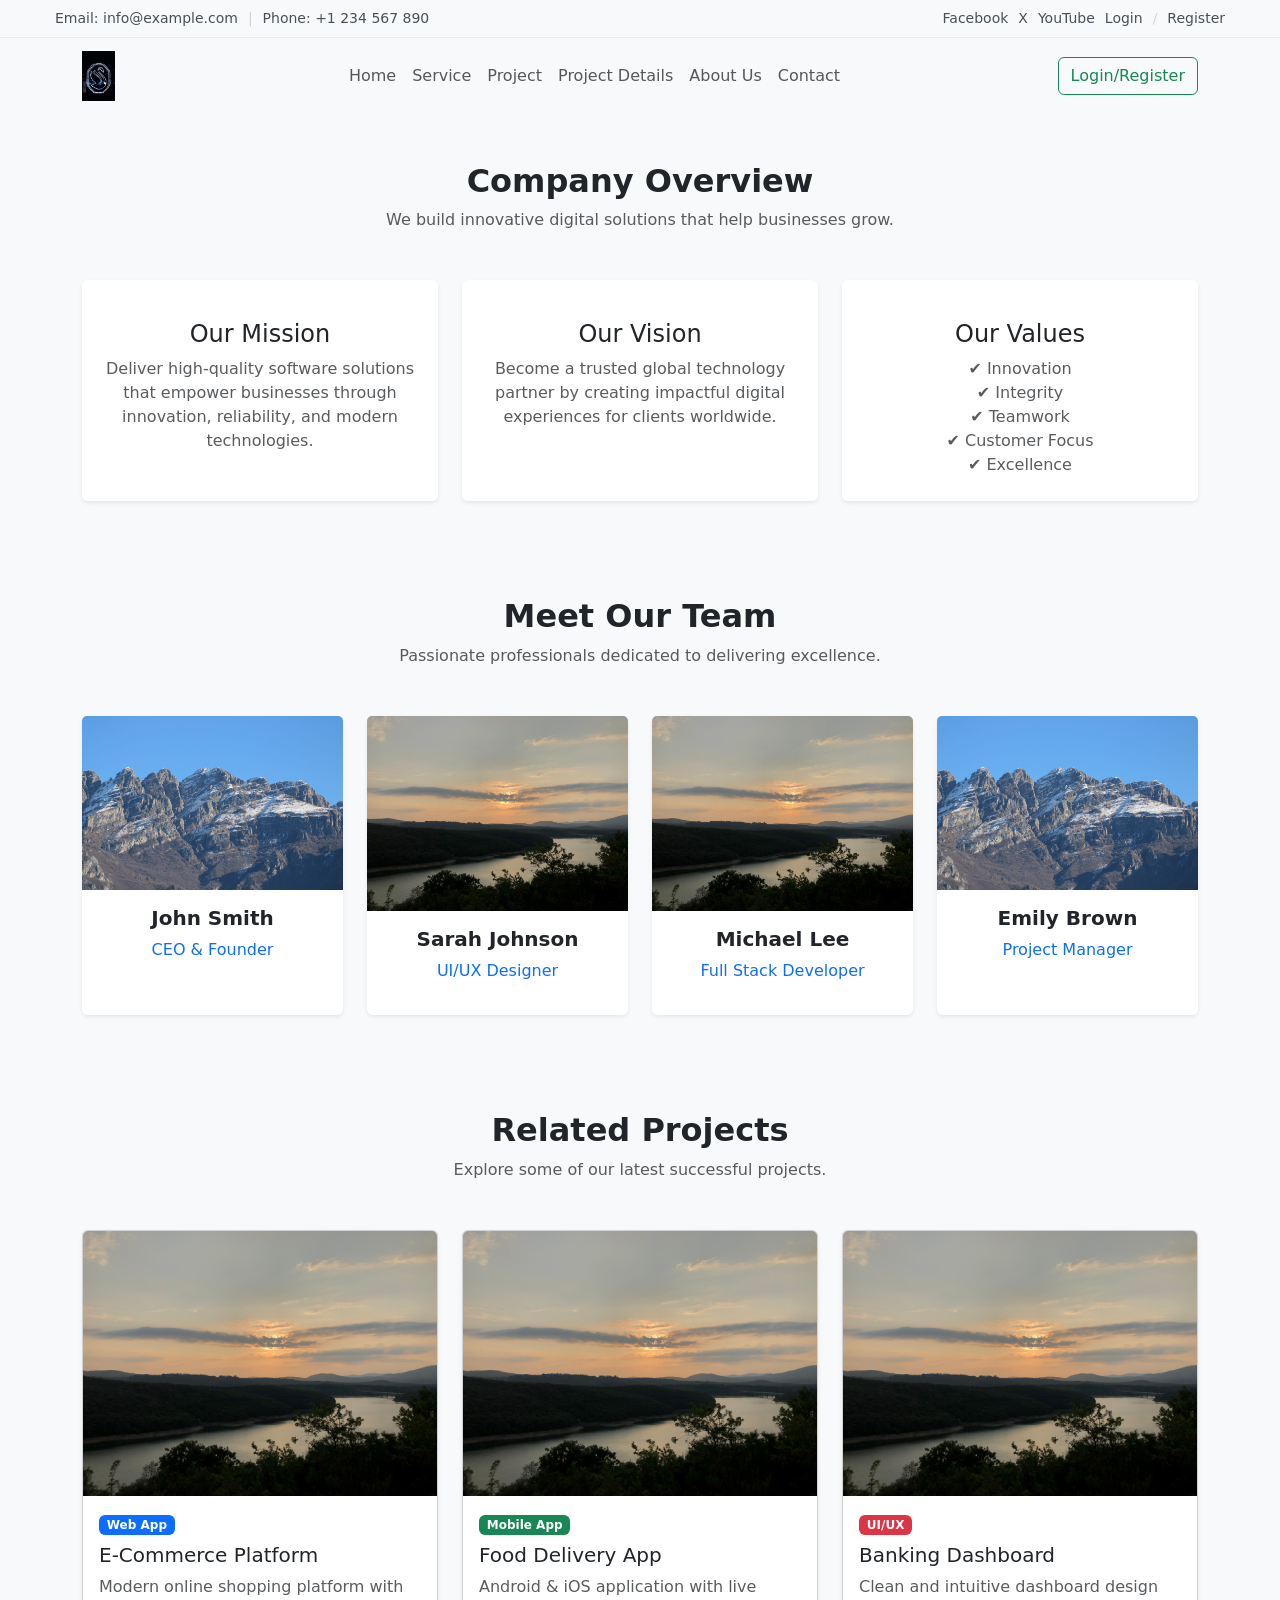
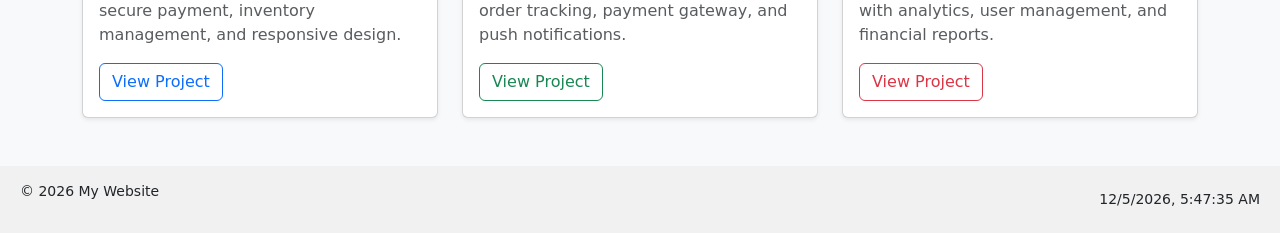
<file: job-02/about.html>
<!doctype html>
<html lang="en">
  <head>
    <!-- Required meta tags -->
    <meta charset="utf-8" />
    <meta name="viewport" content="width=device-width, initial-scale=1" />

    <!-- Bootstrap CSS -->
    <link
      href="https://cdn.jsdelivr.net/npm/bootstrap@5.0.2/dist/css/bootstrap.min.css"
      rel="stylesheet"
      integrity="sha384-EVSTQN3/azprG1Anm3QDgpJLIm9Nao0Yz1ztcQTwFspd3yD65VohhpuuCOmLASjC"
      crossorigin="anonymous"
    />
    <link rel="stylesheet" href="css/style.css" />
    <title>Hello, world!</title>
  </head>
  <body>
    <!-- topheader -->

    <!-- Top Header -->
    <div class="top-header">
      <div class="container">
        <!-- Left Side: Contact Info -->
        <div class="top-contact">
          <a href="mailto:info@example.com">Email: info@example.com</a>
          <span class="divider">|</span>
          <a href="tel:+1234567890">Phone: +1 234 567 890</a>
        </div>
        <!-- Right Side: Socials and Account -->
        <div class="top-right">
          <div class="top-social">
            <a href="https://facebook.com" target="_blank">Facebook</a>
            <a href="https://twitter.com" target="_blank">X</a>
            <a href="https://youtube.com" target="_blank">YouTube</a>
          </div>
          <div class="top-auth">
            <a href="/login">Login</a> <span class="divider">/</span>
            <a href="/register">Register</a>
          </div>
        </div>
      </div>
    </div>
    <!-- nab bar -->
    <nav class="navbar navbar-expand-lg bg-body-tertiary">
      <div class="container">
        <a class="navbar-brand" href="#">
              <img
            src="images/pexels-matreding-11297798.jpg"
            alt=""
            height="50px"
 />
        </a>
        <button
          class="navbar-toggler"
          type="button"
          data-bs-toggle="collapse"
          data-bs-target="#navbarSupportedContent"
          aria-controls="navbarSupportedContent"
          aria-expanded="false"
          aria-label="Toggle navigation"
        >
          <span class="navbar-toggler-icon"></span>
        </button>
        <div class="collapse navbar-collapse" id="navbarSupportedContent">
          <ul class="navbar-nav m-auto mb-2 mb-lg-0">
            <li class="nav-item">
              <a
                class="nav-link"
                aria-current="page"
                href="index.html"
                target="_blank"
                >Home</a
              >
            </li>
            <li class="nav-item">
              <a class="nav-link" href="service.html" target="_blank"
                >Service</a
              >
            </li>
            <li class="nav-item">
              <a class="nav-link" href="project.html" target="_blank"
                >Project</a
              >
            </li>
            <li class="nav-item">
              <a class="nav-link" href="projectDetails.html" target="_blank"
                >Project Details</a
              >
            </li>
            <li class="nav-item">
              <a class="nav-link" href="about.html" target="_blank">About Us</a>
            </li>
            <li class="nav-item">
              <a class="nav-link" href="contact.html" target="_blank"
                >Contact</a
              >
            </li>
          </ul>
          <form class="d-flex" role="search">
            <button class="btn btn-outline-success" type="submit">
              Login/Register
            </button>
          </form>
        </div>
      </div>
    </nav>
    <!-- Company Overview -->
    <section class="py-5 bg-light">
      <div class="container">
        <div class="text-center mb-5">
          <h2 class="fw-bold">Company Overview</h2>
          <p class="text-muted">
            We build innovative digital solutions that help businesses grow.
          </p>
        </div>

        <div class="row g-4">
          <!-- Mission -->
          <div class="col-md-4">
            <div class="card border-0 shadow-sm h-100 text-center p-4">
              <div class="display-5 text-primary mb-3">
                <i class="bi bi-bullseye"></i>
              </div>

              <h4>Our Mission</h4>

              <p class="text-muted">
                Deliver high-quality software solutions that empower businesses
                through innovation, reliability, and modern technologies.
              </p>
            </div>
          </div>

          <!-- Vision -->
          <div class="col-md-4">
            <div class="card border-0 shadow-sm h-100 text-center p-4">
              <div class="display-5 text-success mb-3">
                <i class="bi bi-eye"></i>
              </div>

              <h4>Our Vision</h4>

              <p class="text-muted">
                Become a trusted global technology partner by creating impactful
                digital experiences for clients worldwide.
              </p>
            </div>
          </div>

          <!-- Values -->
          <div class="col-md-4">
            <div class="card border-0 shadow-sm h-100 text-center p-4">
              <div class="display-5 text-danger mb-3">
                <i class="bi bi-heart"></i>
              </div>

              <h4>Our Values</h4>

              <ul class="list-unstyled text-muted mb-0">
                <li>✔ Innovation</li>
                <li>✔ Integrity</li>
                <li>✔ Teamwork</li>
                <li>✔ Customer Focus</li>
                <li>✔ Excellence</li>
              </ul>
            </div>
          </div>
        </div>
      </div>
    </section>
    <!-- Team Section -->
    <section class="py-5">
      <div class="container">
        <div class="text-center mb-5">
          <h2 class="fw-bold">Meet Our Team</h2>
          <p class="text-muted">
            Passionate professionals dedicated to delivering excellence.
          </p>
        </div>

        <div class="row g-4">
          <!-- Member 1 -->
          <div class="col-lg-3 col-md-6">
            <div class="card border-0 shadow-sm h-100 text-center">
              <img
                src="images/pexels-earth-photart-2149767641-35431582(1).jpg"
                class="card-img-top"
                alt="Team Member"
              />

              <div class="card-body">
                <h5 class="fw-bold">John Smith</h5>

                <p class="text-primary mb-3">CEO & Founder</p>

                <div class="d-flex justify-content-center gap-3">
                  <a href="#" class="text-dark">
                    <i class="bi bi-facebook fs-5"></i>
                  </a>

                  <a href="#" class="text-dark">
                    <i class="bi bi-linkedin fs-5"></i>
                  </a>

                  <a href="#" class="text-dark">
                    <i class="bi bi-github fs-5"></i>
                  </a>

                  <a href="#" class="text-dark">
                    <i class="bi bi-twitter-x fs-5"></i>
                  </a>
                </div>
              </div>
            </div>
          </div>

          <!-- Member 2 -->
          <div class="col-lg-3 col-md-6">
            <div class="card border-0 shadow-sm h-100 text-center">
              <img
                src="images/pexels-busrasahjn-13248795 (1).jpg"
                class="card-img-top"
                alt="Team Member"
              />

              <div class="card-body">
                <h5 class="fw-bold">Sarah Johnson</h5>

                <p class="text-primary">UI/UX Designer</p>

                <div class="d-flex justify-content-center gap-3">
                  <a href="#"><i class="bi bi-facebook"></i></a>
                  <a href="#"><i class="bi bi-linkedin"></i></a>
                  <a href="#"><i class="bi bi-instagram"></i></a>
                </div>
              </div>
            </div>
          </div>

          <!-- Member 3 -->
          <div class="col-lg-3 col-md-6">
            <div class="card border-0 shadow-sm h-100 text-center">
              <img
                src="images/pexels-busrasahjn-13248795 (1).jpg"
                class="card-img-top"
                alt="Team Member"
              />

              <div class="card-body">
                <h5 class="fw-bold">Michael Lee</h5>

                <p class="text-primary">Full Stack Developer</p>

                <div class="d-flex justify-content-center gap-3">
                  <a href="#"><i class="bi bi-github"></i></a>
                  <a href="#"><i class="bi bi-linkedin"></i></a>
                </div>
              </div>
            </div>
          </div>

          <!-- Member 4 -->
          <div class="col-lg-3 col-md-6">
            <div class="card border-0 shadow-sm h-100 text-center">
              <img
                src="images/pexels-earth-photart-2149767641-35431582(1).jpg"
                class="card-img-top"
                alt="Team Member"
              />

              <div class="card-body">
                <h5 class="fw-bold">Emily Brown</h5>

                <p class="text-primary">Project Manager</p>

                <div class="d-flex justify-content-center gap-3">
                  <a href="#"><i class="bi bi-facebook"></i></a>
                  <a href="#"><i class="bi bi-linkedin"></i></a>
                  <a href="#"><i class="bi bi-envelope"></i></a>
                </div>
              </div>
            </div>
          </div>
        </div>
      </div>
    </section>
    <!-- Related Projects -->
    <section class="py-5 bg-light">
      <div class="container">
        <div class="text-center mb-5">
          <h2 class="fw-bold">Related Projects</h2>
          <p class="text-muted">
            Explore some of our latest successful projects.
          </p>
        </div>

        <div class="row g-4">
          <!-- Project -->
          <div class="col-lg-4">
            <div class="card shadow-sm h-100">
              <img
                src="images/pexels-busrasahjn-13248795.jpg"
                class="card-img-top"
                alt="Project"
              />

              <div class="card-body">
                <span class="badge bg-primary mb-2"> Web App </span>

                <h5 class="card-title">E-Commerce Platform</h5>

                <p class="card-text text-muted">
                  Modern online shopping platform with secure payment, inventory
                  management, and responsive design.
                </p>

                <a href="#" class="btn btn-outline-primary"> View Project </a>
              </div>
            </div>
          </div>

          <!-- Project -->
          <div class="col-lg-4">
            <div class="card shadow-sm h-100">
              <img
                src="images/pexels-busrasahjn-13248795 (1).jpg"
                class="card-img-top"
                alt="Project"
              />

              <div class="card-body">
                <span class="badge bg-success mb-2"> Mobile App </span>

                <h5 class="card-title">Food Delivery App</h5>

                <p class="card-text text-muted">
                  Android & iOS application with live order tracking, payment
                  gateway, and push notifications.
                </p>

                <a href="#" class="btn btn-outline-success"> View Project </a>
              </div>
            </div>
          </div>

          <!-- Project -->
          <div class="col-lg-4">
            <div class="card shadow-sm h-100">
              <img
                src="images/pexels-busrasahjn-13248795 (1).jpg"
                class="card-img-top"
                alt="Project"
              />

              <div class="card-body">
                <span class="badge bg-danger mb-2"> UI/UX </span>

                <h5 class="card-title">Banking Dashboard</h5>

                <p class="card-text text-muted">
                  Clean and intuitive dashboard design with analytics, user
                  management, and financial reports.
                </p>

                <a href="#" class="btn btn-outline-danger"> View Project </a>
              </div>
            </div>
          </div>
        </div>
      </div>
    </section>
    <!-- footer -->

    <footer class="site-footer">
      <div class="footer-left">
        <p>© 2026 My Website</p>
      </div>
      <div class="footer-right" id="datetime">
        <!-- Date and time will show here -->
      </div>
    </footer>

    <!-- Option 1: Bootstrap Bundle with Popper -->
    <script
      src="https://cdn.jsdelivr.net/npm/bootstrap@5.0.2/dist/js/bootstrap.bundle.min.js"
      integrity="sha384-MrcW6ZMFYlzcLA8Nl+NtUVF0sA7MsXsP1UyJoMp4YLEuNSfAP+JcXn/tWtIaxVXM"
      crossorigin="anonymous"
    ></script>

    <script src="js/script.js"></script>
  </body>
</html>
</file>
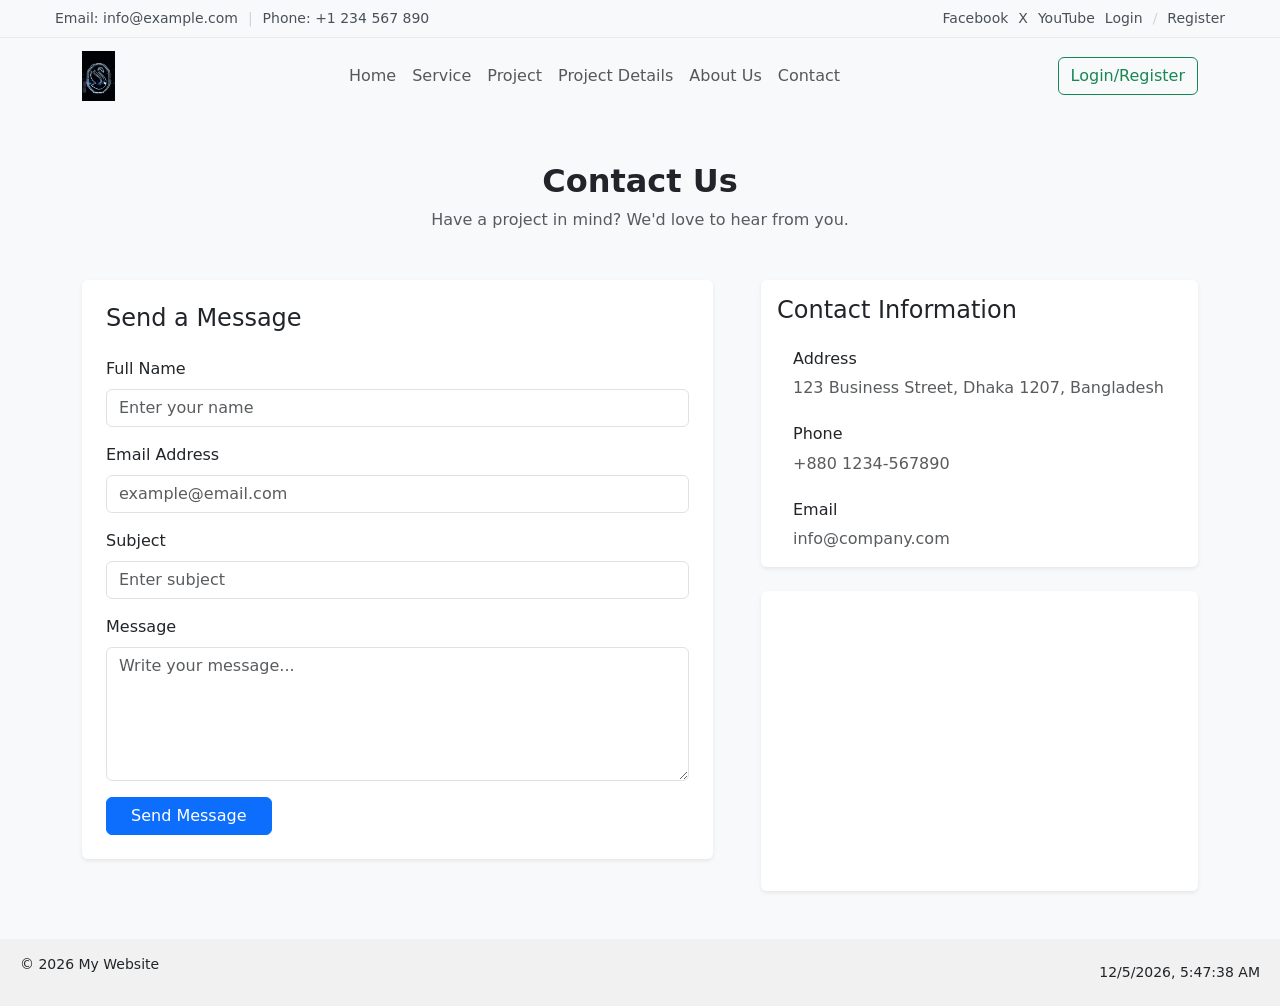
<file: job-02/contact.html>
<!doctype html>
<html lang="en">
  <head>
    <!-- Required meta tags -->
    <meta charset="utf-8" />
    <meta name="viewport" content="width=device-width, initial-scale=1" />

    <!-- Bootstrap CSS -->
    <link
      href="https://cdn.jsdelivr.net/npm/bootstrap@5.0.2/dist/css/bootstrap.min.css"
      rel="stylesheet"
      integrity="sha384-EVSTQN3/azprG1Anm3QDgpJLIm9Nao0Yz1ztcQTwFspd3yD65VohhpuuCOmLASjC"
      crossorigin="anonymous"
    />
    <link rel="stylesheet" href="css/style.css" />
    <title>Hello, world!</title>
  </head>
  <body>
    <!-- topheader -->

    <!-- Top Header -->
    <div class="top-header">
      <div class="container">
        <!-- Left Side: Contact Info -->
        <div class="top-contact">
          <a href="mailto:info@example.com">Email: info@example.com</a>
          <span class="divider">|</span>
          <a href="tel:+1234567890">Phone: +1 234 567 890</a>
        </div>
        <!-- Right Side: Socials and Account -->
        <div class="top-right">
          <div class="top-social">
            <a href="https://facebook.com" target="_blank">Facebook</a>
            <a href="https://twitter.com" target="_blank">X</a>
            <a href="https://youtube.com" target="_blank">YouTube</a>
          </div>
          <div class="top-auth">
            <a href="/login">Login</a> <span class="divider">/</span>
            <a href="/register">Register</a>
          </div>
        </div>
      </div>
    </div>
    <!-- nab bar -->
    <nav class="navbar navbar-expand-lg bg-body-tertiary">
      <div class="container">
        <a class="navbar-brand" href="#">
                <img
            src="images/pexels-matreding-11297798.jpg"
            alt=""
            height="50px"
          />
        </a>
        <button
          class="navbar-toggler"
          type="button"
          data-bs-toggle="collapse"
          data-bs-target="#navbarSupportedContent"
          aria-controls="navbarSupportedContent"
          aria-expanded="false"
          aria-label="Toggle navigation"
        >
          <span class="navbar-toggler-icon"></span>
        </button>
        <div class="collapse navbar-collapse" id="navbarSupportedContent">
          <ul class="navbar-nav m-auto mb-2 mb-lg-0">
            <li class="nav-item">
              <a
                class="nav-link"
                aria-current="page"
                href="index.html"
                target="_blank"
                >Home</a
              >
            </li>
            <li class="nav-item">
              <a class="nav-link" href="service.html" target="_blank"
                >Service</a
              >
            </li>
            <li class="nav-item">
              <a class="nav-link" href="project.html" target="_blank"
                >Project</a
              >
                 <li class="nav-item">
              <a class="nav-link" href="projectDetails.html" target="_blank"
                >Project Details</a>
            </li>
            </li>
            <li class="nav-item">
              <a class="nav-link" href="about.html" target="_blank">About Us</a>
            </li>
            <li class="nav-item">
              <a class="nav-link" href="contact.html" target="_blank"
                >Contact</a
              >
            </li>
          </ul>
          <form class="d-flex" role="search">
            <button class="btn btn-outline-success" type="submit">
              Login/Register
            </button>
          </form>
        </div>
      </div>
    </nav>
    <section class="py-5 bg-light">
    <div class="container">

        <!-- Section Title -->
        <div class="text-center mb-5">
            <h2 class="fw-bold">Contact Us</h2>
            <p class="text-muted">
                Have a project in mind? We'd love to hear from you.
            </p>
        </div>

        <div class="row g-5">

            <!-- Contact Form -->
            <div class="col-lg-7">

                <div class="card shadow-sm border-0">
                    <div class="card-body p-4">

                        <h4 class="mb-4">Send a Message</h4>

                        <form class="needs-validation" novalidate>

                            <!-- Name -->
                            <div class="mb-3">
                                <label class="form-label">Full Name</label>
                                <input
                                    type="text"
                                    class="form-control"
                                    placeholder="Enter your name"
                                    required>

                                <div class="invalid-feedback">
                                    Please enter your name.
                                </div>
                            </div>

                            <!-- Email -->
                            <div class="mb-3">
                                <label class="form-label">Email Address</label>

                                <input
                                    type="email"
                                    class="form-control"
                                    placeholder="example@email.com"
                                    required>

                                <div class="invalid-feedback">
                                    Please enter a valid email.
                                </div>
                            </div>

                            <!-- Subject -->
                            <div class="mb-3">
                                <label class="form-label">Subject</label>

                                <input
                                    type="text"
                                    class="form-control"
                                    placeholder="Enter subject"
                                    required>

                                <div class="invalid-feedback">
                                    Subject is required.
                                </div>
                            </div>

                            <!-- Message -->
                            <div class="mb-3">

                                <label class="form-label">
                                    Message
                                </label>

                                <textarea
                                    rows="5"
                                    class="form-control"
                                    placeholder="Write your message..."
                                    required></textarea>

                                <div class="invalid-feedback">
                                    Please enter your message.
                                </div>

                            </div>

                            <button class="btn btn-primary px-4">
                                Send Message
                            </button>

                        </form>

                    </div>
                </div>

            </div>

            <!-- Contact Information -->
            <div class="col-lg-5">

                <div class="card shadow-sm border-0 mb-4">

                    <div class="card-body">

                        <h4 class="mb-4">
                            Contact Information
                        </h4>

                        <div class="mb-4 d-flex">

                            <i class="bi bi-geo-alt-fill text-primary fs-3 me-3"></i>

                            <div>
                                <h6>Address</h6>

                                <p class="text-muted mb-0">
                                    123 Business Street,
                                    Dhaka 1207,
                                    Bangladesh
                                </p>

                            </div>

                        </div>

                        <div class="mb-4 d-flex">

                            <i class="bi bi-telephone-fill text-success fs-3 me-3"></i>

                            <div>

                                <h6>Phone</h6>

                                <p class="text-muted mb-0">
                                    +880 1234-567890
                                </p>

                            </div>

                        </div>

                        <div class="d-flex">

                            <i class="bi bi-envelope-fill text-danger fs-3 me-3"></i>

                            <div>

                                <h6>Email</h6>

                                <p class="text-muted mb-0">
                                    info@company.com
                                </p>

                            </div>

                        </div>

                    </div>

                </div>

                <!-- Google Map -->

                <div class="card shadow-sm border-0">

                    <iframe
                        src="https://www.google.com/maps?q=Dhaka,Bangladesh&output=embed"
                        width="100%"
                        height="300"
                        style="border:0;"
                        allowfullscreen=""
                        loading="lazy">
                    </iframe>

                </div>

            </div>

        </div>

    </div>
</section>



    <!-- footer -->

    <footer class="site-footer">
      <div class="footer-left">
        <p>© 2026 My Website</p>
      </div>
      <div class="footer-right" id="datetime">
        <!-- Date and time will show here -->
      </div>
    </footer>

    <!-- Option 1: Bootstrap Bundle with Popper -->
    <script
      src="https://cdn.jsdelivr.net/npm/bootstrap@5.0.2/dist/js/bootstrap.bundle.min.js"
      integrity="sha384-MrcW6ZMFYlzcLA8Nl+NtUVF0sA7MsXsP1UyJoMp4YLEuNSfAP+JcXn/tWtIaxVXM"
      crossorigin="anonymous"
    ></script>

    <script src="js/script.js"></script>
  </body>
</html>
</file>
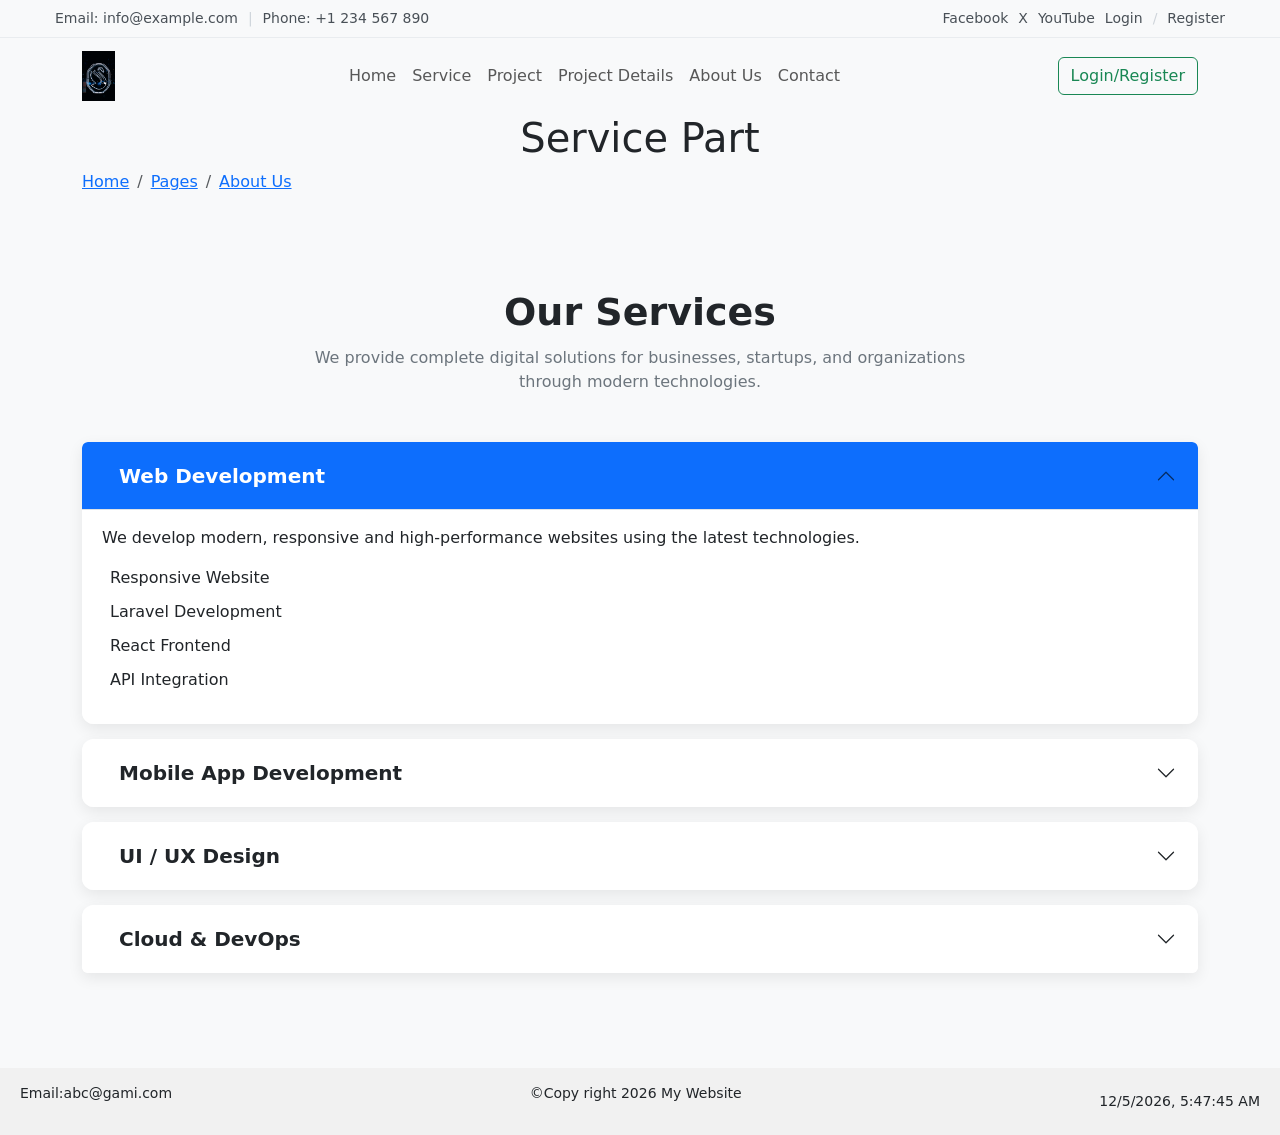
<file: job-02/service.html>
<!doctype html>
<html lang="en">
  <head>
    <!-- Required meta tags -->
    <meta charset="utf-8">
    <meta name="viewport" content="width=device-width, initial-scale=1">

    <!-- Bootstrap CSS -->
    <link href="https://cdn.jsdelivr.net/npm/bootstrap@5.0.2/dist/css/bootstrap.min.css" rel="stylesheet" integrity="sha384-EVSTQN3/azprG1Anm3QDgpJLIm9Nao0Yz1ztcQTwFspd3yD65VohhpuuCOmLASjC" crossorigin="anonymous">
<link rel="stylesheet" href="css/style.css">
    <title>NSDA Exam website</title>
  </head>
  <body>
<!-- topheader -->

<!-- Top Header -->
<div class="top-header"> <div class="container"> <!-- Left Side: Contact Info --> <div class="top-contact"> <a href="mailto:info@example.com">Email: info@example.com</a> <span class="divider">|</span> <a href="tel:+1234567890">Phone: +1 234 567 890</a> </div> <!-- Right Side: Socials and Account --> <div class="top-right"> <div class="top-social"> <a href="https://facebook.com" target="_blank">Facebook</a> <a href="https://twitter.com" target="_blank">X</a> <a href="https://youtube.com" target="_blank">YouTube</a> </div> <div class="top-auth"> <a href="/login">Login</a> <span class="divider">/</span> <a href="/register">Register</a> </div> </div> </div> </div>
<!-- nab bar -->
<nav class="navbar navbar-expand-lg bg-body-tertiary">
  <div class="container">
    <a class="navbar-brand" href="#">
            <img
            src="images/pexels-matreding-11297798.jpg"
            alt=""
            height="50px"
          />
    </a>
    <button class="navbar-toggler" type="button" data-bs-toggle="collapse" data-bs-target="#navbarSupportedContent" aria-controls="navbarSupportedContent" aria-expanded="false" aria-label="Toggle navigation">
      <span class="navbar-toggler-icon"></span>
    </button>
    <div class="collapse navbar-collapse" id="navbarSupportedContent">
      <ul class="navbar-nav m-auto mb-2 mb-lg-0">
        <li class="nav-item">
          <a class="nav-link" aria-current="page" href="index.html" target="_blank">Home</a>
        </li>
        <li class="nav-item">
          <a class="nav-link" href="service.html" target="_blank">Service</a>
        </li>
        <li class="nav-item">
          <a class="nav-link" href="project.html" target="_blank">Project</a>
        </li>     
          <li class="nav-item">
              <a class="nav-link" href="projectDetails.html" target="_blank"
                >Project Details</a>
            </li>
        <li class="nav-item">
          <a class="nav-link" href="about.html" target="_blank">About Us</a>
        </li>
        <li class="nav-item">
          <a class="nav-link" href="contact.html" target="_blank">Contact</a>
        </li>
    
     
      </ul>
      <form class="d-flex" role="search">
   
        <button class="btn btn-outline-success" type="submit">Login/Register</button>
      </form>
    </div>
  </div>
</nav>


<!-- Breadcrumb Section -->
<section class="breadcrumb-section text-center">
    <div class="container">
        <h1>Service Part</h1>

        <nav aria-label="breadcrumb">
            <ol class="breadcrumb">
                <li class="breadcrumb-item">
                    <a href="#">
                        <i class="bi bi-house-door-fill"></i> Home
                    </a>
                </li>
                <li class="breadcrumb-item">
                    <a href="#">Pages</a>
                </li>
                <li class="breadcrumb-item active" aria-current="page">
                    <a href="">About Us</a>
                </li>
            </ol>
        </nav>
    </div>
</section>
<!-- service list -->

<section class="service-section">

<div class="container">

<div class="text-center mb-5">
    <h2 class="section-title">Our Services</h2>
    <p class="section-subtitle">
        We provide complete digital solutions for businesses, startups,
        and organizations through modern technologies.
    </p>
</div>

<div class="accordion" id="serviceAccordion">

    <!-- Service 1 -->
    <div class="accordion-item">
        <h2 class="accordion-header">
            <button class="accordion-button"
                    data-bs-toggle="collapse"
                    data-bs-target="#service1">

                <i class="bi bi-code-slash service-icon"></i>
                Web Development
            </button>
        </h2>

        <div id="service1"
             class="accordion-collapse collapse show"
             data-bs-parent="#serviceAccordion">

            <div class="accordion-body">

                <p>
                    We develop modern, responsive and high-performance
                    websites using the latest technologies.
                </p>

                <ul class="service-list">
                    <li><i class="bi bi-check-circle-fill"></i> Responsive Website</li>
                    <li><i class="bi bi-check-circle-fill"></i> Laravel Development</li>
                    <li><i class="bi bi-check-circle-fill"></i> React Frontend</li>
                    <li><i class="bi bi-check-circle-fill"></i> API Integration</li>
                </ul>

            </div>
        </div>
    </div>

    <!-- Service 2 -->
    <div class="accordion-item">
        <h2 class="accordion-header">
            <button class="accordion-button collapsed"
                    data-bs-toggle="collapse"
                    data-bs-target="#service2">

                <i class="bi bi-phone service-icon"></i>
                Mobile App Development
            </button>
        </h2>

        <div id="service2"
             class="accordion-collapse collapse"
             data-bs-parent="#serviceAccordion">

            <div class="accordion-body">

                <p>
                    Cross-platform mobile applications for Android and iOS
                    with smooth performance.
                </p>

                <ul class="service-list">
                    <li><i class="bi bi-check-circle-fill"></i> Flutter App</li>
                    <li><i class="bi bi-check-circle-fill"></i> Firebase Integration</li>
                    <li><i class="bi bi-check-circle-fill"></i> Push Notification</li>
                    <li><i class="bi bi-check-circle-fill"></i> Play Store Publishing</li>
                </ul>

            </div>
        </div>
    </div>

    <!-- Service 3 -->
    <div class="accordion-item">
        <h2 class="accordion-header">
            <button class="accordion-button collapsed"
                    data-bs-toggle="collapse"
                    data-bs-target="#service3">

                <i class="bi bi-palette service-icon"></i>
                UI / UX Design
            </button>
        </h2>

        <div id="service3"
             class="accordion-collapse collapse"
             data-bs-parent="#serviceAccordion">

            <div class="accordion-body">

                <p>
                    Beautiful user interfaces with user-centered design
                    principles for better customer experience.
                </p>

                <ul class="service-list">
                    <li><i class="bi bi-check-circle-fill"></i> Figma Design</li>
                    <li><i class="bi bi-check-circle-fill"></i> Dashboard UI</li>
                    <li><i class="bi bi-check-circle-fill"></i> Website Mockup</li>
                    <li><i class="bi bi-check-circle-fill"></i> Mobile App UI</li>
                </ul>

            </div>
        </div>
    </div>

    <!-- Service 4 -->
    <div class="accordion-item">
        <h2 class="accordion-header">
            <button class="accordion-button collapsed"
                    data-bs-toggle="collapse"
                    data-bs-target="#service4">

                <i class="bi bi-cloud-arrow-up service-icon"></i>
                Cloud & DevOps
            </button>
        </h2>

        <div id="service4"
             class="accordion-collapse collapse"
             data-bs-parent="#serviceAccordion">

            <div class="accordion-body">

                <p>
                    Reliable cloud deployment and server management for
                    scalable applications.
                </p>

                <ul class="service-list">
                    <li><i class="bi bi-check-circle-fill"></i> AWS Deployment</li>
                    <li><i class="bi bi-check-circle-fill"></i> Docker</li>
                    <li><i class="bi bi-check-circle-fill"></i> CI/CD Pipeline</li>
                    <li><i class="bi bi-check-circle-fill"></i> Server Security</li>
                </ul>

            </div>
        </div>
    </div>

</div>

</div>

</section>

 

<!-- footer -->
 

 <footer class="site-footer">
      <div class="footer-left">
        <p>Email:abc@gami.com</p>
        <i class="fa-brands fa-facebook-f"></i>
    
      
      </div>
      <div><p>©Copy right 2026 My Website</p></div>
      <div class="footer-right" id="datetime">
        <!-- Date and time will show here -->
      </div>
    </footer>




    <!-- Option 1: Bootstrap Bundle with Popper -->
    <script src="https://cdn.jsdelivr.net/npm/bootstrap@5.0.2/dist/js/bootstrap.bundle.min.js" integrity="sha384-MrcW6ZMFYlzcLA8Nl+NtUVF0sA7MsXsP1UyJoMp4YLEuNSfAP+JcXn/tWtIaxVXM" crossorigin="anonymous"></script>

   <script src="js/script.js"></script>
  </body>
</html>
</file>
<file: job-02/css/style.css>
.top-header {
  background-color: #f8f9fa;
  padding: 8px 0;
  font-size: 14px;
  border-bottom: 1px solid #e9ecef;
}

.top-header .container {
  display: flex;
  justify-content: space-between;
  align-items: center;
  max-width: 1200px;
  margin: 0 auto;
  padding: 0 15px;
}

.top-contact, .top-right, .top-social, .top-auth {
  display: flex;
  align-items: center;
  gap: 10px;
}

.top-header a {
  color: #495057;
  text-decoration: none;
}

.top-header a:hover {
  color: #007bff;
}

.divider {
  color: #ced4da;
}

 .site-footer {
  display: flex;
  justify-content: space-between;
  align-items: center;
  padding: 15px 20px;
  background-color: #f1f1f1;
  font-size: 14px;
}

.footer-right {
  text-align: right;
}
.card i{
 font-size: 50px; 
 justify-content:center ;
 align-items: center;
}
  .tech-section{
            padding:80px 0;
            background:#f8f9fa;
        }

        .section-title{
            font-size:2.5rem;
            font-weight:700;
            margin-bottom:10px;
        }

        .section-subtitle{
            color:#6c757d;
            margin-bottom:50px;
        }

        .tech-card{
            background:#fff;
            border-radius:15px;
            padding:30px 20px;

            box-shadow:0 5px 15px rgba(0,0,0,.08);
            height:100%;
        }

        .tech-card i{
            font-size:65px;
            margin-bottom:15px;
        }

        .tech-card h5{
            font-weight:600;
            margin-top:10px;
        }
        .footer-left{
          justify-content: center;
          text-align: center;
        }
             body{
            background:#f8f9fa;
        }

        .service-section{
            padding:80px 0;
        }

        .section-title{
            font-size:38px;
            font-weight:700;
        }

        .section-subtitle{
            color:#6c757d;
            max-width:700px;
            margin:auto;
        }

        .accordion-item{
            border:none;
            border-radius:12px;
            overflow:hidden;
            margin-bottom:15px;
            box-shadow:0 5px 15px rgba(0,0,0,.08);
        }

        .accordion-button{
            padding:22px;
            font-size:20px;
            font-weight:600;
            background:#fff;
        }

        .accordion-button:not(.collapsed){
            background:#0d6efd;
            color:#fff;
        }

        .accordion-button:focus{
            box-shadow:none;
        }

        .service-icon{
            font-size:28px;
            margin-right:15px;
        }

        .accordion-body{
            background:#fff;
        }

        .service-list{
            list-style:none;
            padding-left:0;
        }

        .service-list li{
            margin-bottom:10px;
        }

        .service-list i{
            color:#0d6efd;
            margin-right:8px;
        }
        
        .gallery img{
    width:100%;
    border-radius:10px;
    cursor:pointer;
    transition:.4s;
}

.gallery img:hover{
    transform:scale(1.08);
    box-shadow:0 10px 20px rgba(0,0,0,.25);
}

.thumbnail img{
    height:90px;
    object-fit:cover;
    transition:.3s;
}

.thumbnail img:hover{
    transform:scale(1.1);
    border:3px solid #0d6efd;
}

/* Project Info */

.project-info{
    background:#fff;
    padding:30px;
    border-radius:10px;
    box-shadow:0 5px 15px rgba(0,0,0,.08);
}

.project-info h2{
    font-weight:bold;
}

.info-list li{
    padding:10px 0;
    border-bottom:1px solid #eee;
}

.tech span{
    margin:5px;
}

/* Related Project */
</file>
